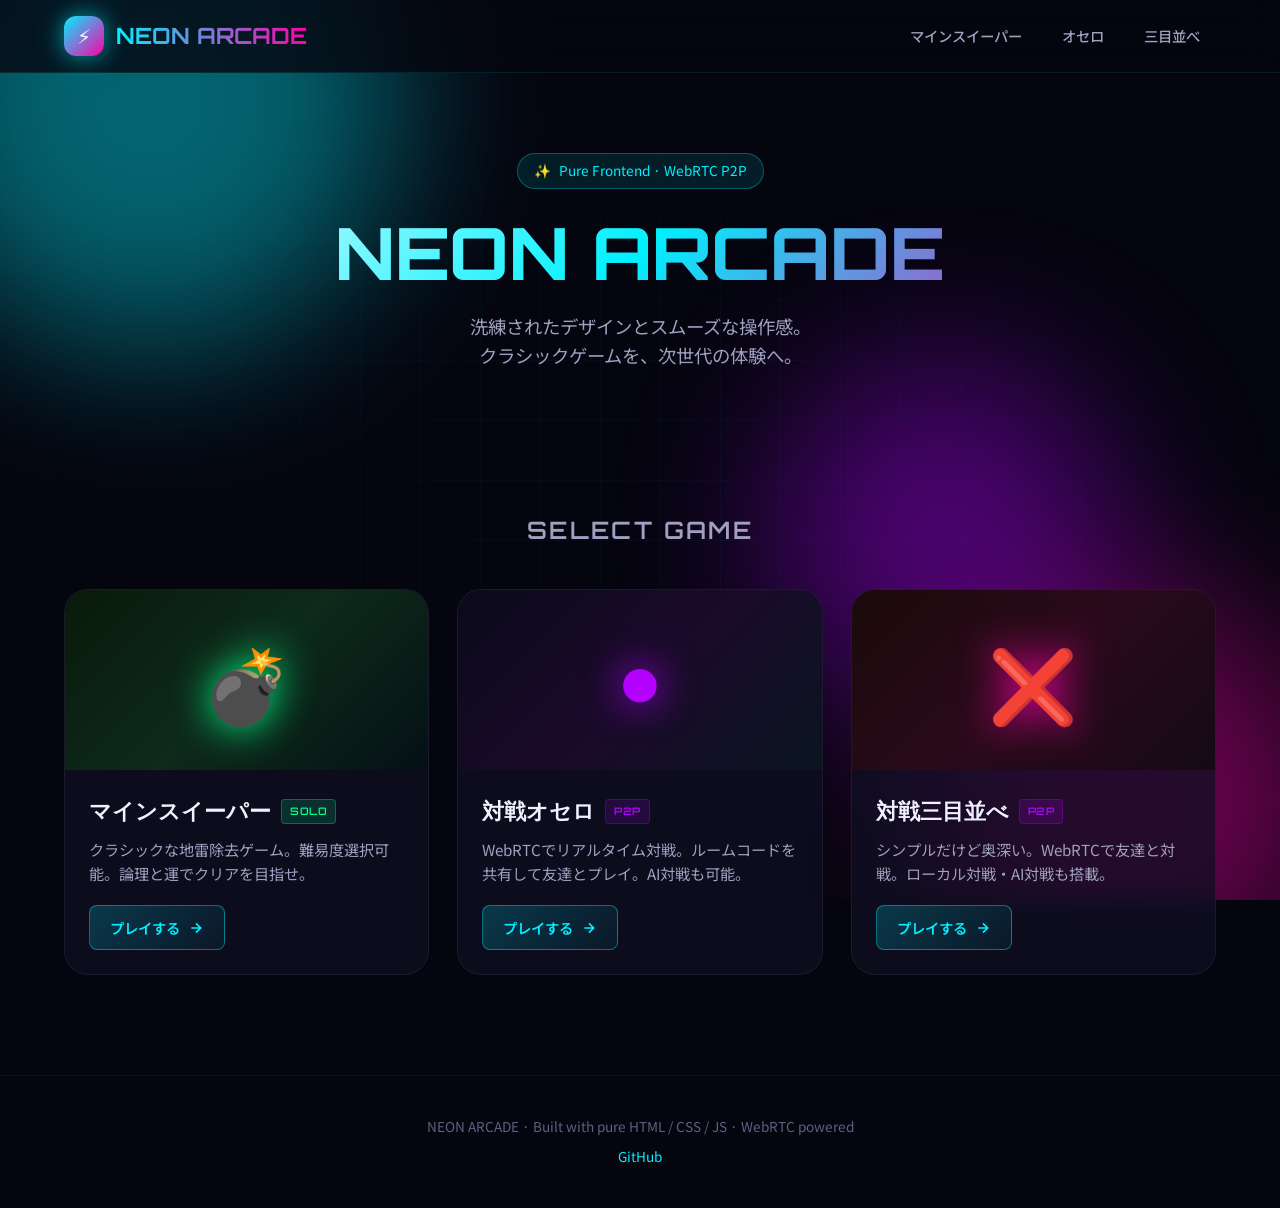
<file: index.html>
<!DOCTYPE html>
<html lang="ja">
<head>
  <meta charset="UTF-8">
  <meta name="viewport" content="width=device-width, initial-scale=1.0">
  <title>NEON ARCADE — プレミアムゲームサイト</title>
  <meta name="description" content="マインスイーパー、WebRTC対戦オセロ、対戦三目並べ。美しいデザインのブラウザゲーム集。">
  <link rel="stylesheet" href="css/style.css">
  <link rel="icon" href="data:image/svg+xml,<svg xmlns='http://www.w3.org/2000/svg' viewBox='0 0 100 100'><text y='.9em' font-size='90'>🎮</text></svg>">
</head>
<body>
  <div class="bg-grid"></div>
  <div class="bg-orbs">
    <div class="orb orb-1"></div>
    <div class="orb orb-2"></div>
    <div class="orb orb-3"></div>
  </div>

  <header class="site-header">
    <div class="container">
      <nav class="nav">
        <a href="index.html" class="logo">
          <div class="logo-icon">⚡</div>
          <span class="logo-text">NEON ARCADE</span>
        </a>
        <div class="nav-links">
          <a href="minesweeper/" class="nav-link">マインスイーパー</a>
          <a href="othello/" class="nav-link">オセロ</a>
          <a href="tictactoe/" class="nav-link">三目並べ</a>
        </div>
      </nav>
    </div>
  </header>

  <main>
    <section class="hero">
      <div class="container">
        <div class="hero-badge">
          <span>✨</span>
          <span>Pure Frontend · WebRTC P2P</span>
        </div>
        <h1 class="hero-title">NEON ARCADE</h1>
        <p class="hero-subtitle">
          洗練されたデザインとスムーズな操作感。<br>
          クラシックゲームを、次世代の体験へ。
        </p>
      </div>
    </section>

    <section class="games-section">
      <div class="container">
        <h2 class="section-title">Select Game</h2>
        <div class="games-grid">
          
          <!-- Minesweeper -->
          <a href="minesweeper/" class="game-card">
            <div class="game-card-visual minesweeper">
              <div class="game-icon">💣</div>
            </div>
            <div class="game-card-body">
              <h3 class="game-card-title">
                マインスイーパー
                <span class="game-tag tag-solo">SOLO</span>
              </h3>
              <p class="game-card-desc">
                クラシックな地雷除去ゲーム。難易度選択可能。論理と運でクリアを目指せ。
              </p>
              <div class="game-card-footer">
                <span class="play-btn">
                  プレイする
                  <svg viewBox="0 0 24 24" fill="none" stroke="currentColor" stroke-width="2.5"><path d="M5 12h14M12 5l7 7-7 7"/></svg>
                </span>
              </div>
            </div>
          </a>

          <!-- Othello -->
          <a href="othello/" class="game-card">
            <div class="game-card-visual othello">
              <div class="game-icon">⚫</div>
            </div>
            <div class="game-card-body">
              <h3 class="game-card-title">
                対戦オセロ
                <span class="game-tag tag-multi">P2P</span>
              </h3>
              <p class="game-card-desc">
                WebRTCでリアルタイム対戦。ルームコードを共有して友達とプレイ。AI対戦も可能。
              </p>
              <div class="game-card-footer">
                <span class="play-btn">
                  プレイする
                  <svg viewBox="0 0 24 24" fill="none" stroke="currentColor" stroke-width="2.5"><path d="M5 12h14M12 5l7 7-7 7"/></svg>
                </span>
              </div>
            </div>
          </a>

          <!-- Tic-Tac-Toe -->
          <a href="tictactoe/" class="game-card">
            <div class="game-card-visual tictactoe">
              <div class="game-icon">❌</div>
            </div>
            <div class="game-card-body">
              <h3 class="game-card-title">
                対戦三目並べ
                <span class="game-tag tag-multi">P2P</span>
              </h3>
              <p class="game-card-desc">
                シンプルだけど奥深い。WebRTCで友達と対戦。ローカル対戦・AI対戦も搭載。
              </p>
              <div class="game-card-footer">
                <span class="play-btn">
                  プレイする
                  <svg viewBox="0 0 24 24" fill="none" stroke="currentColor" stroke-width="2.5"><path d="M5 12h14M12 5l7 7-7 7"/></svg>
                </span>
              </div>
            </div>
          </a>

        </div>
      </div>
    </section>
  </main>

  <footer class="site-footer">
    <div class="container">
      <p>NEON ARCADE · Built with pure HTML / CSS / JS · WebRTC powered</p>
      <p class="mt-2"><a href="https://github.com/r25347sh/neon-arcade" target="_blank" rel="noopener">GitHub</a></p>
    </div>
  </footer>
</body>
</html>
</file>
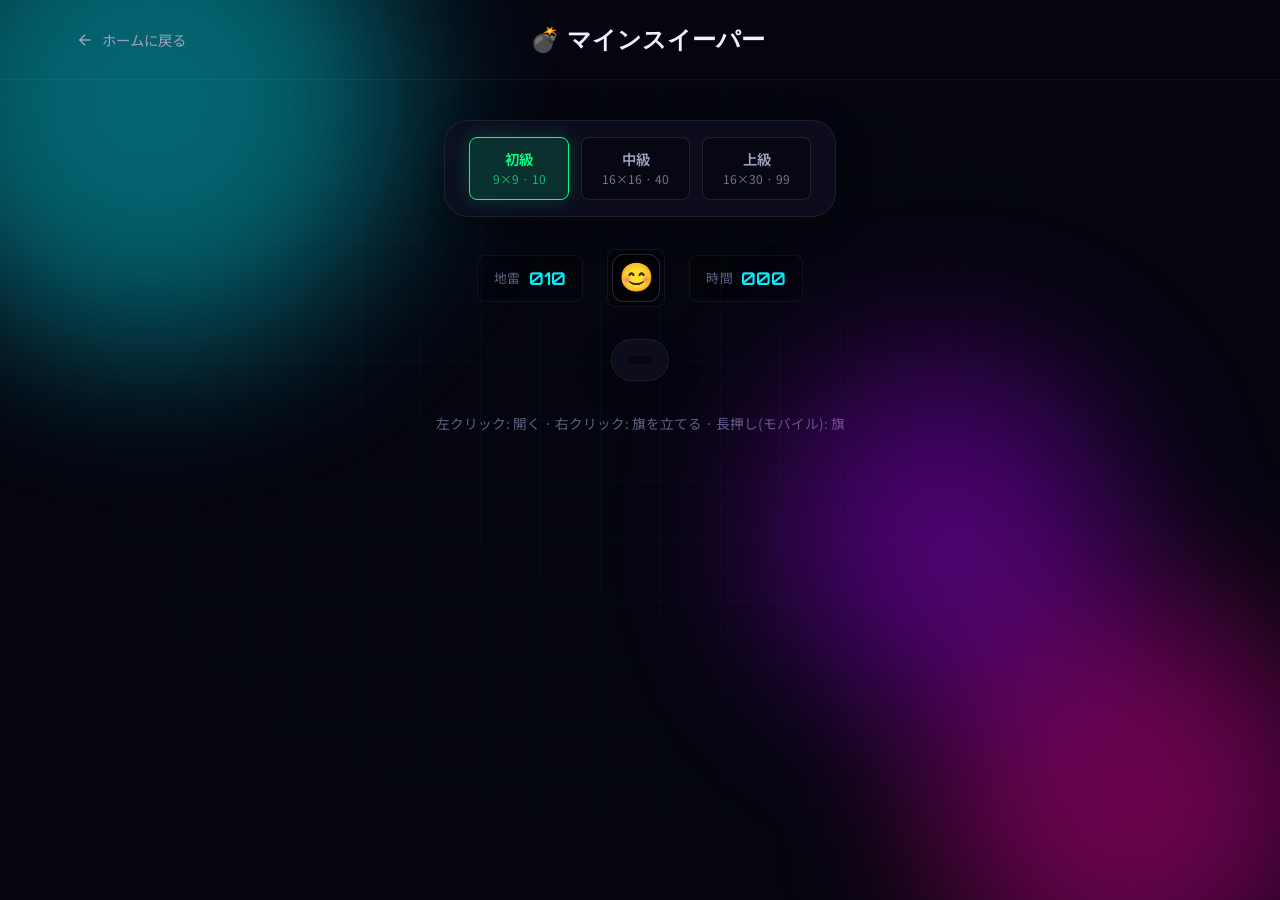
<file: minesweeper/index.html>
<!DOCTYPE html>
<html lang="ja">
<head>
  <meta charset="UTF-8">
  <meta name="viewport" content="width=device-width, initial-scale=1.0">
  <title>マインスイーパー — NEON ARCADE</title>
  <link rel="stylesheet" href="../css/style.css">
  <link rel="stylesheet" href="minesweeper.css">
  <link rel="icon" href="data:image/svg+xml,<svg xmlns='http://www.w3.org/2000/svg' viewBox='0 0 100 100'><text y='.9em' font-size='90'>💣</text></svg>">
</head>
<body>
  <div class="bg-grid"></div>
  <div class="bg-orbs">
    <div class="orb orb-1"></div>
    <div class="orb orb-2"></div>
    <div class="orb orb-3"></div>
  </div>

  <div class="game-page">
    <header class="game-header">
      <div class="container">
        <div class="game-header-inner">
          <a href="../index.html" class="back-link">
            <svg width="18" height="18" viewBox="0 0 24 24" fill="none" stroke="currentColor" stroke-width="2"><path d="M19 12H5M12 19l-7-7 7-7"/></svg>
            ホームに戻る
          </a>
          <h1 class="game-title">💣 マインスイーパー</h1>
          <div style="width: 120px;"></div>
        </div>
      </div>
    </header>

    <main class="game-main">
      <!-- Controls -->
      <div class="glass-panel controls-panel">
        <div class="difficulty-selector">
          <button class="diff-btn active" data-diff="easy">初級<br><small>9×9 · 10</small></button>
          <button class="diff-btn" data-diff="medium">中級<br><small>16×16 · 40</small></button>
          <button class="diff-btn" data-diff="hard">上級<br><small>16×30 · 99</small></button>
        </div>
      </div>

      <!-- Status -->
      <div class="status-bar">
        <div class="status-item">
          <span class="status-label">地雷</span>
          <span class="status-value" id="mine-count">010</span>
        </div>
        <div class="status-item face-btn-wrap">
          <button class="face-btn" id="face-btn" title="リセット">😊</button>
        </div>
        <div class="status-item">
          <span class="status-label">時間</span>
          <span class="status-value" id="timer">000</span>
        </div>
      </div>

      <!-- Board -->
      <div class="board-wrapper glass-panel">
        <div id="board" class="ms-board"></div>
      </div>

      <p class="hint-text">左クリック: 開く · 右クリック: 旗を立てる · 長押し(モバイル): 旗</p>
    </main>
  </div>

  <!-- Overlay -->
  <div class="overlay" id="overlay">
    <div class="overlay-content glass-panel">
      <div class="overlay-title" id="overlay-title">クリア！</div>
      <p class="overlay-message" id="overlay-message">おめでとうございます！</p>
      <button class="btn btn-primary" id="overlay-restart">もう一度プレイ</button>
    </div>
  </div>

  <script src="minesweeper.js"></script>
</body>
</html>
</file>
<file: css/style.css>
/* Neon Arcade - Premium Game Site Styles */
@import url('https://fonts.googleapis.com/css2?family=Orbitron:wght@400;500;600;700;800;900&family=Noto+Sans+JP:wght@300;400;500;700&family=JetBrains+Mono:wght@400;500&display=swap');

:root {
  /* Neon Palette */
  --neon-cyan: #00f0ff;
  --neon-magenta: #ff00aa;
  --neon-purple: #b400ff;
  --neon-blue: #0066ff;
  --neon-green: #00ff88;
  --neon-yellow: #ffe600;
  --neon-orange: #ff6b00;
  --neon-red: #ff0044;
  
  /* Backgrounds */
  --bg-deep: #05050f;
  --bg-dark: #0a0a1a;
  --bg-card: rgba(15, 15, 35, 0.75);
  --bg-glass: rgba(255, 255, 255, 0.03);
  
  /* Text */
  --text-primary: #f0f0ff;
  --text-secondary: #a0a0c0;
  --text-muted: #606080;
  
  /* Effects */
  --glow-cyan: 0 0 20px rgba(0, 240, 255, 0.5), 0 0 40px rgba(0, 240, 255, 0.2);
  --glow-magenta: 0 0 20px rgba(255, 0, 170, 0.5), 0 0 40px rgba(255, 0, 170, 0.2);
  --glow-green: 0 0 20px rgba(0, 255, 136, 0.5), 0 0 40px rgba(0, 255, 136, 0.2);
  --glow-purple: 0 0 20px rgba(180, 0, 255, 0.5), 0 0 40px rgba(180, 0, 255, 0.2);
  
  --radius-sm: 8px;
  --radius-md: 16px;
  --radius-lg: 24px;
  --radius-xl: 32px;
  
  --transition: all 0.3s cubic-bezier(0.4, 0, 0.2, 1);
  --transition-fast: all 0.15s ease;
}

*, *::before, *::after {
  margin: 0;
  padding: 0;
  box-sizing: border-box;
}

html {
  scroll-behavior: smooth;
}

body {
  font-family: 'Noto Sans JP', system-ui, sans-serif;
  background: var(--bg-deep);
  color: var(--text-primary);
  min-height: 100vh;
  overflow-x: hidden;
  line-height: 1.6;
  position: relative;
}

/* Animated background */
.bg-grid {
  position: fixed;
  inset: 0;
  background-image: 
    linear-gradient(rgba(0, 240, 255, 0.03) 1px, transparent 1px),
    linear-gradient(90deg, rgba(0, 240, 255, 0.03) 1px, transparent 1px);
  background-size: 60px 60px;
  pointer-events: none;
  z-index: 0;
  mask-image: radial-gradient(ellipse at center, black 20%, transparent 70%);
}

.bg-orbs {
  position: fixed;
  inset: 0;
  pointer-events: none;
  z-index: 0;
  overflow: hidden;
}

.orb {
  position: absolute;
  border-radius: 50%;
  filter: blur(80px);
  opacity: 0.4;
  animation: float 20s ease-in-out infinite;
}

.orb-1 {
  width: 500px;
  height: 500px;
  background: var(--neon-cyan);
  top: -150px;
  left: -100px;
  animation-delay: 0s;
}

.orb-2 {
  width: 400px;
  height: 400px;
  background: var(--neon-magenta);
  bottom: -100px;
  right: -50px;
  animation-delay: -7s;
}

.orb-3 {
  width: 350px;
  height: 350px;
  background: var(--neon-purple);
  top: 40%;
  left: 60%;
  animation-delay: -14s;
}

@keyframes float {
  0%, 100% { transform: translate(0, 0) scale(1); }
  33% { transform: translate(30px, -40px) scale(1.05); }
  66% { transform: translate(-20px, 20px) scale(0.95); }
}

/* Typography */
.font-display {
  font-family: 'Orbitron', sans-serif;
  letter-spacing: 0.05em;
}

.font-mono {
  font-family: 'JetBrains Mono', monospace;
}

/* Layout */
.container {
  width: 100%;
  max-width: 1200px;
  margin: 0 auto;
  padding: 0 24px;
  position: relative;
  z-index: 1;
}

/* Header / Nav */
.site-header {
  position: sticky;
  top: 0;
  z-index: 100;
  backdrop-filter: blur(20px);
  background: rgba(5, 5, 15, 0.8);
  border-bottom: 1px solid rgba(0, 240, 255, 0.1);
  padding: 16px 0;
}

.nav {
  display: flex;
  align-items: center;
  justify-content: space-between;
}

.logo {
  display: flex;
  align-items: center;
  gap: 12px;
  text-decoration: none;
  color: var(--text-primary);
}

.logo-icon {
  width: 40px;
  height: 40px;
  background: linear-gradient(135deg, var(--neon-cyan), var(--neon-magenta));
  border-radius: 12px;
  display: flex;
  align-items: center;
  justify-content: center;
  font-size: 20px;
  box-shadow: var(--glow-cyan);
  animation: pulse-glow 3s ease-in-out infinite;
}

@keyframes pulse-glow {
  0%, 100% { box-shadow: 0 0 15px rgba(0, 240, 255, 0.4); }
  50% { box-shadow: 0 0 25px rgba(0, 240, 255, 0.7), 0 0 40px rgba(255, 0, 170, 0.3); }
}

.logo-text {
  font-family: 'Orbitron', sans-serif;
  font-weight: 700;
  font-size: 1.4rem;
  background: linear-gradient(90deg, var(--neon-cyan), var(--neon-magenta));
  -webkit-background-clip: text;
  -webkit-text-fill-color: transparent;
  background-clip: text;
}

.nav-links {
  display: flex;
  gap: 8px;
}

.nav-link {
  padding: 8px 16px;
  border-radius: var(--radius-sm);
  text-decoration: none;
  color: var(--text-secondary);
  font-size: 0.9rem;
  font-weight: 500;
  transition: var(--transition);
  position: relative;
}

.nav-link:hover,
.nav-link.active {
  color: var(--neon-cyan);
  background: rgba(0, 240, 255, 0.08);
}

/* Hero */
.hero {
  padding: 80px 0 60px;
  text-align: center;
}

.hero-badge {
  display: inline-flex;
  align-items: center;
  gap: 8px;
  padding: 6px 16px;
  background: rgba(0, 240, 255, 0.1);
  border: 1px solid rgba(0, 240, 255, 0.3);
  border-radius: 100px;
  font-size: 0.85rem;
  color: var(--neon-cyan);
  margin-bottom: 24px;
  animation: fadeInUp 0.8s ease;
}

.hero-title {
  font-family: 'Orbitron', sans-serif;
  font-size: clamp(2.5rem, 6vw, 4.5rem);
  font-weight: 800;
  line-height: 1.1;
  margin-bottom: 20px;
  background: linear-gradient(135deg, #fff 0%, var(--neon-cyan) 50%, var(--neon-magenta) 100%);
  -webkit-background-clip: text;
  -webkit-text-fill-color: transparent;
  background-clip: text;
  animation: fadeInUp 0.8s ease 0.1s both;
}

.hero-subtitle {
  font-size: 1.15rem;
  color: var(--text-secondary);
  max-width: 560px;
  margin: 0 auto 40px;
  animation: fadeInUp 0.8s ease 0.2s both;
}

@keyframes fadeInUp {
  from {
    opacity: 0;
    transform: translateY(30px);
  }
  to {
    opacity: 1;
    transform: translateY(0);
  }
}

/* Game Cards Grid */
.games-section {
  padding: 40px 0 100px;
}

.section-title {
  font-family: 'Orbitron', sans-serif;
  font-size: 1.5rem;
  font-weight: 600;
  text-align: center;
  margin-bottom: 40px;
  color: var(--text-secondary);
  letter-spacing: 0.1em;
  text-transform: uppercase;
}

.games-grid {
  display: grid;
  grid-template-columns: repeat(auto-fit, minmax(300px, 1fr));
  gap: 28px;
}

.game-card {
  position: relative;
  background: var(--bg-card);
  border: 1px solid rgba(255, 255, 255, 0.06);
  border-radius: var(--radius-lg);
  overflow: hidden;
  transition: var(--transition);
  backdrop-filter: blur(12px);
  text-decoration: none;
  color: inherit;
  display: flex;
  flex-direction: column;
}

.game-card::before {
  content: '';
  position: absolute;
  inset: 0;
  border-radius: inherit;
  padding: 1px;
  background: linear-gradient(135deg, transparent, rgba(0, 240, 255, 0.3), transparent);
  -webkit-mask: linear-gradient(#fff 0 0) content-box, linear-gradient(#fff 0 0);
  mask: linear-gradient(#fff 0 0) content-box, linear-gradient(#fff 0 0);
  -webkit-mask-composite: xor;
  mask-composite: exclude;
  opacity: 0;
  transition: opacity 0.4s;
}

.game-card:hover {
  transform: translateY(-8px) scale(1.02);
  border-color: rgba(0, 240, 255, 0.3);
  box-shadow: 0 20px 60px rgba(0, 0, 0, 0.4), 0 0 40px rgba(0, 240, 255, 0.1);
}

.game-card:hover::before {
  opacity: 1;
}

.game-card-visual {
  height: 180px;
  position: relative;
  overflow: hidden;
  display: flex;
  align-items: center;
  justify-content: center;
}

.game-card-visual.minesweeper {
  background: linear-gradient(135deg, #0a1a0a 0%, #0d2a1a 50%, #051015 100%);
}

.game-card-visual.othello {
  background: linear-gradient(135deg, #0a0a1a 0%, #1a0a2a 50%, #0a1520 100%);
}

.game-card-visual.tictactoe {
  background: linear-gradient(135deg, #1a0a0a 0%, #2a0a1a 50%, #150a15 100%);
}

.game-icon {
  font-size: 72px;
  filter: drop-shadow(0 0 20px currentColor);
  transition: var(--transition);
  z-index: 2;
}

.game-card:hover .game-icon {
  transform: scale(1.15) rotate(5deg);
}

.minesweeper .game-icon { color: var(--neon-green); }
.othello .game-icon { color: var(--neon-purple); }
.tictactoe .game-icon { color: var(--neon-magenta); }

.game-card-visual::after {
  content: '';
  position: absolute;
  inset: 0;
  background: radial-gradient(circle at 50% 80%, rgba(0, 240, 255, 0.15), transparent 60%);
  opacity: 0;
  transition: opacity 0.4s;
}

.game-card:hover .game-card-visual::after {
  opacity: 1;
}

.game-card-body {
  padding: 24px;
  flex: 1;
  display: flex;
  flex-direction: column;
}

.game-card-title {
  font-family: 'Orbitron', sans-serif;
  font-size: 1.35rem;
  font-weight: 700;
  margin-bottom: 8px;
  display: flex;
  align-items: center;
  gap: 10px;
}

.game-tag {
  font-size: 0.65rem;
  padding: 3px 8px;
  border-radius: 4px;
  font-weight: 600;
  letter-spacing: 0.05em;
  text-transform: uppercase;
}

.tag-solo {
  background: rgba(0, 255, 136, 0.15);
  color: var(--neon-green);
  border: 1px solid rgba(0, 255, 136, 0.3);
}

.tag-multi {
  background: rgba(180, 0, 255, 0.15);
  color: var(--neon-purple);
  border: 1px solid rgba(180, 0, 255, 0.3);
}

.game-card-desc {
  color: var(--text-secondary);
  font-size: 0.95rem;
  margin-bottom: 20px;
  flex: 1;
}

.game-card-footer {
  display: flex;
  align-items: center;
  justify-content: space-between;
}

.play-btn {
  display: inline-flex;
  align-items: center;
  gap: 8px;
  padding: 10px 20px;
  background: linear-gradient(135deg, rgba(0, 240, 255, 0.2), rgba(0, 240, 255, 0.05));
  border: 1px solid rgba(0, 240, 255, 0.4);
  border-radius: var(--radius-sm);
  color: var(--neon-cyan);
  font-weight: 600;
  font-size: 0.9rem;
  transition: var(--transition);
  cursor: pointer;
}

.game-card:hover .play-btn {
  background: linear-gradient(135deg, rgba(0, 240, 255, 0.3), rgba(0, 240, 255, 0.1));
  box-shadow: var(--glow-cyan);
  transform: translateX(4px);
}

.play-btn svg {
  width: 16px;
  height: 16px;
  transition: transform 0.3s;
}

.game-card:hover .play-btn svg {
  transform: translateX(3px);
}

/* Game Page Layout */
.game-page {
  min-height: 100vh;
  display: flex;
  flex-direction: column;
}

.game-header {
  padding: 20px 0;
  border-bottom: 1px solid rgba(255, 255, 255, 0.05);
}

.game-header-inner {
  display: flex;
  align-items: center;
  justify-content: space-between;
  gap: 16px;
  flex-wrap: wrap;
}

.back-link {
  display: inline-flex;
  align-items: center;
  gap: 8px;
  color: var(--text-secondary);
  text-decoration: none;
  font-size: 0.9rem;
  transition: var(--transition);
  padding: 8px 12px;
  border-radius: var(--radius-sm);
}

.back-link:hover {
  color: var(--neon-cyan);
  background: rgba(0, 240, 255, 0.08);
}

.game-title {
  font-family: 'Orbitron', sans-serif;
  font-size: 1.5rem;
  font-weight: 700;
}

.game-main {
  flex: 1;
  padding: 40px 0;
  display: flex;
  flex-direction: column;
  align-items: center;
  gap: 32px;
}

/* Glass Panel */
.glass-panel {
  background: var(--bg-card);
  border: 1px solid rgba(255, 255, 255, 0.08);
  border-radius: var(--radius-lg);
  backdrop-filter: blur(16px);
  padding: 24px;
  box-shadow: 0 8px 32px rgba(0, 0, 0, 0.3);
}

/* Buttons */
.btn {
  display: inline-flex;
  align-items: center;
  justify-content: center;
  gap: 8px;
  padding: 12px 24px;
  border-radius: var(--radius-sm);
  font-weight: 600;
  font-size: 0.95rem;
  font-family: inherit;
  cursor: pointer;
  transition: var(--transition);
  border: none;
  text-decoration: none;
}

.btn-primary {
  background: linear-gradient(135deg, var(--neon-cyan), var(--neon-blue));
  color: #000;
  box-shadow: 0 4px 20px rgba(0, 240, 255, 0.3);
}

.btn-primary:hover {
  transform: translateY(-2px);
  box-shadow: 0 6px 30px rgba(0, 240, 255, 0.5);
}

.btn-secondary {
  background: rgba(255, 255, 255, 0.05);
  color: var(--text-primary);
  border: 1px solid rgba(255, 255, 255, 0.15);
}

.btn-secondary:hover {
  background: rgba(255, 255, 255, 0.1);
  border-color: rgba(0, 240, 255, 0.4);
  color: var(--neon-cyan);
}

.btn-danger {
  background: rgba(255, 0, 68, 0.15);
  color: var(--neon-red);
  border: 1px solid rgba(255, 0, 68, 0.3);
}

.btn-danger:hover {
  background: rgba(255, 0, 68, 0.25);
  box-shadow: 0 0 20px rgba(255, 0, 68, 0.3);
}

.btn-sm {
  padding: 8px 16px;
  font-size: 0.85rem;
}

/* Status Bar */
.status-bar {
  display: flex;
  align-items: center;
  gap: 24px;
  flex-wrap: wrap;
  justify-content: center;
}

.status-item {
  display: flex;
  align-items: center;
  gap: 8px;
  padding: 8px 16px;
  background: rgba(0, 0, 0, 0.3);
  border-radius: var(--radius-sm);
  border: 1px solid rgba(255, 255, 255, 0.06);
}

.status-label {
  color: var(--text-muted);
  font-size: 0.8rem;
  text-transform: uppercase;
  letter-spacing: 0.05em;
}

.status-value {
  font-family: 'Orbitron', sans-serif;
  font-weight: 600;
  font-size: 1.1rem;
  color: var(--neon-cyan);
}

/* Multiplayer Connection UI */
.connection-panel {
  width: 100%;
  max-width: 480px;
  text-align: center;
}

.connection-panel h2 {
  font-family: 'Orbitron', sans-serif;
  font-size: 1.3rem;
  margin-bottom: 8px;
}

.connection-panel p {
  color: var(--text-secondary);
  margin-bottom: 24px;
  font-size: 0.95rem;
}

.room-input-group {
  display: flex;
  gap: 12px;
  margin-bottom: 20px;
}

.room-input {
  flex: 1;
  padding: 14px 18px;
  background: rgba(0, 0, 0, 0.4);
  border: 1px solid rgba(255, 255, 255, 0.1);
  border-radius: var(--radius-sm);
  color: var(--text-primary);
  font-family: 'JetBrains Mono', monospace;
  font-size: 1.1rem;
  letter-spacing: 0.15em;
  text-align: center;
  text-transform: uppercase;
  outline: none;
  transition: var(--transition);
}

.room-input:focus {
  border-color: var(--neon-cyan);
  box-shadow: 0 0 0 3px rgba(0, 240, 255, 0.15);
}

.room-input::placeholder {
  color: var(--text-muted);
  letter-spacing: 0.05em;
  text-transform: none;
}

.or-divider {
  display: flex;
  align-items: center;
  gap: 16px;
  margin: 20px 0;
  color: var(--text-muted);
  font-size: 0.85rem;
}

.or-divider::before,
.or-divider::after {
  content: '';
  flex: 1;
  height: 1px;
  background: rgba(255, 255, 255, 0.1);
}

.connection-status {
  margin-top: 16px;
  padding: 12px;
  border-radius: var(--radius-sm);
  font-size: 0.9rem;
  display: none;
}

.connection-status.visible {
  display: block;
}

.connection-status.waiting {
  background: rgba(255, 230, 0, 0.1);
  border: 1px solid rgba(255, 230, 0, 0.3);
  color: var(--neon-yellow);
}

.connection-status.connected {
  background: rgba(0, 255, 136, 0.1);
  border: 1px solid rgba(0, 255, 136, 0.3);
  color: var(--neon-green);
}

.connection-status.error {
  background: rgba(255, 0, 68, 0.1);
  border: 1px solid rgba(255, 0, 68, 0.3);
  color: var(--neon-red);
}

/* Footer */
.site-footer {
  padding: 40px 0;
  border-top: 1px solid rgba(255, 255, 255, 0.05);
  text-align: center;
  color: var(--text-muted);
  font-size: 0.85rem;
  position: relative;
  z-index: 1;
}

.site-footer a {
  color: var(--neon-cyan);
  text-decoration: none;
}

/* Utility */
.hidden {
  display: none !important;
}

.text-center {
  text-align: center;
}

.mt-2 { margin-top: 8px; }
.mt-4 { margin-top: 16px; }
.mb-4 { margin-bottom: 16px; }

/* Responsive */
@media (max-width: 640px) {
  .hero {
    padding: 50px 0 40px;
  }
  
  .games-grid {
    grid-template-columns: 1fr;
  }
  
  .nav-links {
    display: none;
  }
  
  .room-input-group {
    flex-direction: column;
  }
}

/* Loading spinner */
.spinner {
  width: 24px;
  height: 24px;
  border: 3px solid rgba(0, 240, 255, 0.2);
  border-top-color: var(--neon-cyan);
  border-radius: 50%;
  animation: spin 0.8s linear infinite;
}

@keyframes spin {
  to { transform: rotate(360deg); }
}

/* Win/Lose overlay */
.overlay {
  position: fixed;
  inset: 0;
  background: rgba(5, 5, 15, 0.85);
  backdrop-filter: blur(8px);
  display: flex;
  align-items: center;
  justify-content: center;
  z-index: 200;
  opacity: 0;
  pointer-events: none;
  transition: opacity 0.3s;
}

.overlay.visible {
  opacity: 1;
  pointer-events: auto;
}

.overlay-content {
  text-align: center;
  padding: 40px;
  max-width: 400px;
  animation: scaleIn 0.4s cubic-bezier(0.34, 1.56, 0.64, 1);
}

@keyframes scaleIn {
  from {
    opacity: 0;
    transform: scale(0.8);
  }
  to {
    opacity: 1;
    transform: scale(1);
  }
}

.overlay-title {
  font-family: 'Orbitron', sans-serif;
  font-size: 2.5rem;
  font-weight: 800;
  margin-bottom: 12px;
}

.overlay-title.win {
  color: var(--neon-green);
  text-shadow: 0 0 30px rgba(0, 255, 136, 0.5);
}

.overlay-title.lose {
  color: var(--neon-red);
  text-shadow: 0 0 30px rgba(255, 0, 68, 0.5);
}

.overlay-title.draw {
  color: var(--neon-yellow);
  text-shadow: 0 0 30px rgba(255, 230, 0, 0.5);
}

.overlay-message {
  color: var(--text-secondary);
  margin-bottom: 28px;
}
</file>
<file: minesweeper/minesweeper.css>
/* Minesweeper specific styles */

.controls-panel {
  padding: 16px 24px;
}

.difficulty-selector {
  display: flex;
  gap: 12px;
  flex-wrap: wrap;
  justify-content: center;
}

.diff-btn {
  padding: 12px 20px;
  background: rgba(0, 0, 0, 0.3);
  border: 1px solid rgba(255, 255, 255, 0.1);
  border-radius: var(--radius-sm);
  color: var(--text-secondary);
  font-family: inherit;
  font-size: 0.9rem;
  font-weight: 600;
  cursor: pointer;
  transition: var(--transition);
  line-height: 1.3;
  min-width: 100px;
}

.diff-btn small {
  font-weight: 400;
  font-size: 0.75rem;
  opacity: 0.7;
}

.diff-btn:hover {
  border-color: rgba(0, 255, 136, 0.4);
  color: var(--neon-green);
}

.diff-btn.active {
  background: rgba(0, 255, 136, 0.15);
  border-color: var(--neon-green);
  color: var(--neon-green);
  box-shadow: 0 0 20px rgba(0, 255, 136, 0.2);
}

.face-btn-wrap {
  padding: 4px !important;
}

.face-btn {
  width: 48px;
  height: 48px;
  font-size: 28px;
  background: rgba(0, 0, 0, 0.3);
  border: 1px solid rgba(255, 255, 255, 0.15);
  border-radius: 12px;
  cursor: pointer;
  transition: var(--transition);
  display: flex;
  align-items: center;
  justify-content: center;
  line-height: 1;
}

.face-btn:hover {
  transform: scale(1.1);
  border-color: var(--neon-cyan);
  box-shadow: var(--glow-cyan);
}

.face-btn:active {
  transform: scale(0.95);
}

.board-wrapper {
  padding: 16px;
  overflow: auto;
  max-width: 100%;
}

.ms-board {
  display: grid;
  gap: 2px;
  background: rgba(0, 0, 0, 0.4);
  padding: 4px;
  border-radius: 8px;
  margin: 0 auto;
  user-select: none;
  -webkit-user-select: none;
}

.cell {
  width: 32px;
  height: 32px;
  display: flex;
  align-items: center;
  justify-content: center;
  font-family: 'Orbitron', sans-serif;
  font-weight: 700;
  font-size: 14px;
  border-radius: 4px;
  cursor: pointer;
  transition: background 0.1s, transform 0.1s;
  position: relative;
}

.cell.hidden {
  background: linear-gradient(145deg, #1a2a3a, #0d1520);
  border: 1px solid rgba(0, 240, 255, 0.15);
  box-shadow: inset 0 1px 0 rgba(255, 255, 255, 0.05);
}

.cell.hidden:hover {
  background: linear-gradient(145deg, #223344, #152030);
  border-color: rgba(0, 240, 255, 0.4);
  transform: scale(1.05);
  z-index: 1;
}

.cell.revealed {
  background: rgba(10, 20, 30, 0.8);
  border: 1px solid rgba(255, 255, 255, 0.03);
  cursor: default;
}

.cell.flagged::after {
  content: '🚩';
  font-size: 16px;
}

.cell.mine {
  background: rgba(255, 0, 68, 0.3) !important;
  border-color: var(--neon-red) !important;
}

.cell.mine::after {
  content: '💣';
  font-size: 16px;
}

.cell.exploded {
  background: rgba(255, 0, 68, 0.6) !important;
  animation: explode 0.4s ease;
}

@keyframes explode {
  0% { transform: scale(1); }
  50% { transform: scale(1.3); box-shadow: 0 0 30px var(--neon-red); }
  100% { transform: scale(1); }
}

/* Number colors */
.cell[data-num="1"] { color: #00f0ff; }
.cell[data-num="2"] { color: #00ff88; }
.cell[data-num="3"] { color: #ff0044; }
.cell[data-num="4"] { color: #b400ff; }
.cell[data-num="5"] { color: #ff6b00; }
.cell[data-num="6"] { color: #00e5ff; }
.cell[data-num="7"] { color: #f0f0ff; }
.cell[data-num="8"] { color: #a0a0c0; }

.hint-text {
  color: var(--text-muted);
  font-size: 0.85rem;
  text-align: center;
}

/* Responsive board */
@media (max-width: 500px) {
  .cell {
    width: 28px;
    height: 28px;
    font-size: 12px;
  }
  
  .cell.flagged::after,
  .cell.mine::after {
    font-size: 14px;
  }
}

@media (max-width: 400px) {
  .cell {
    width: 24px;
    height: 24px;
    font-size: 11px;
  }
}
</file>
